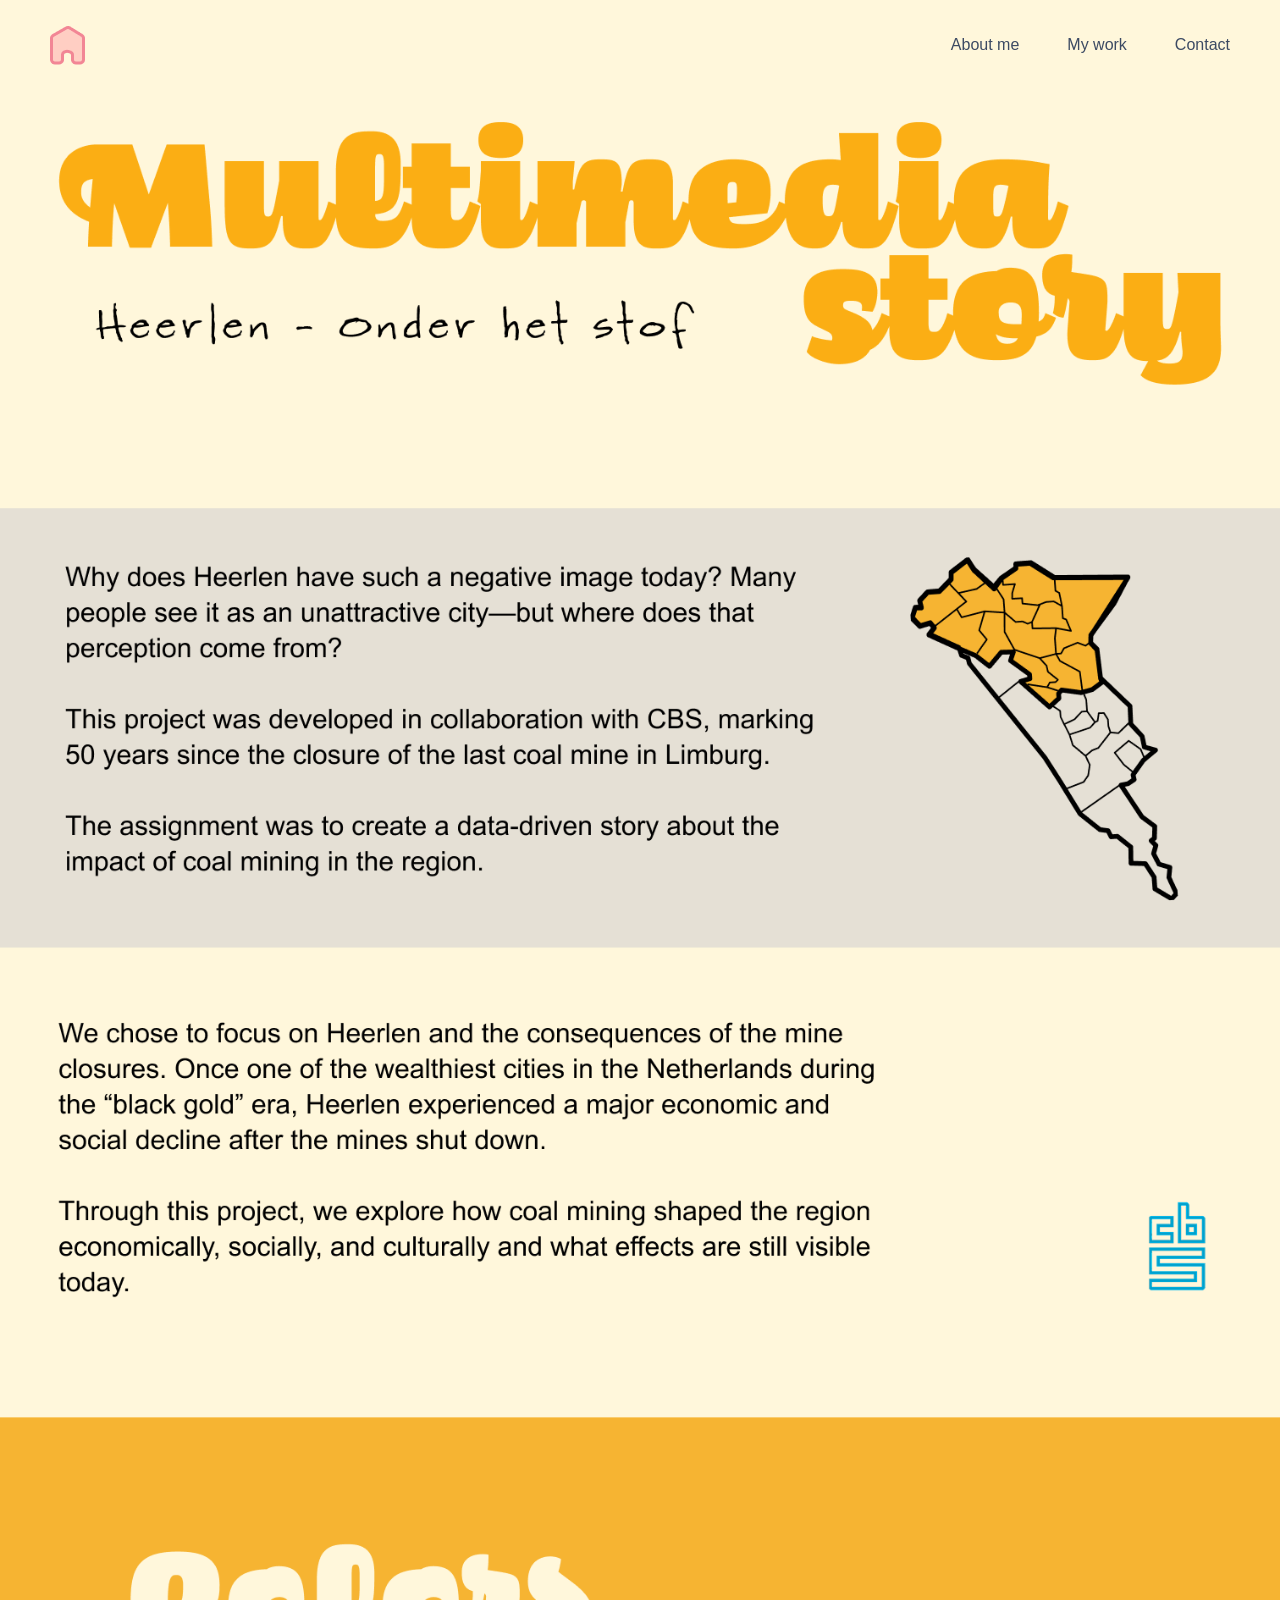
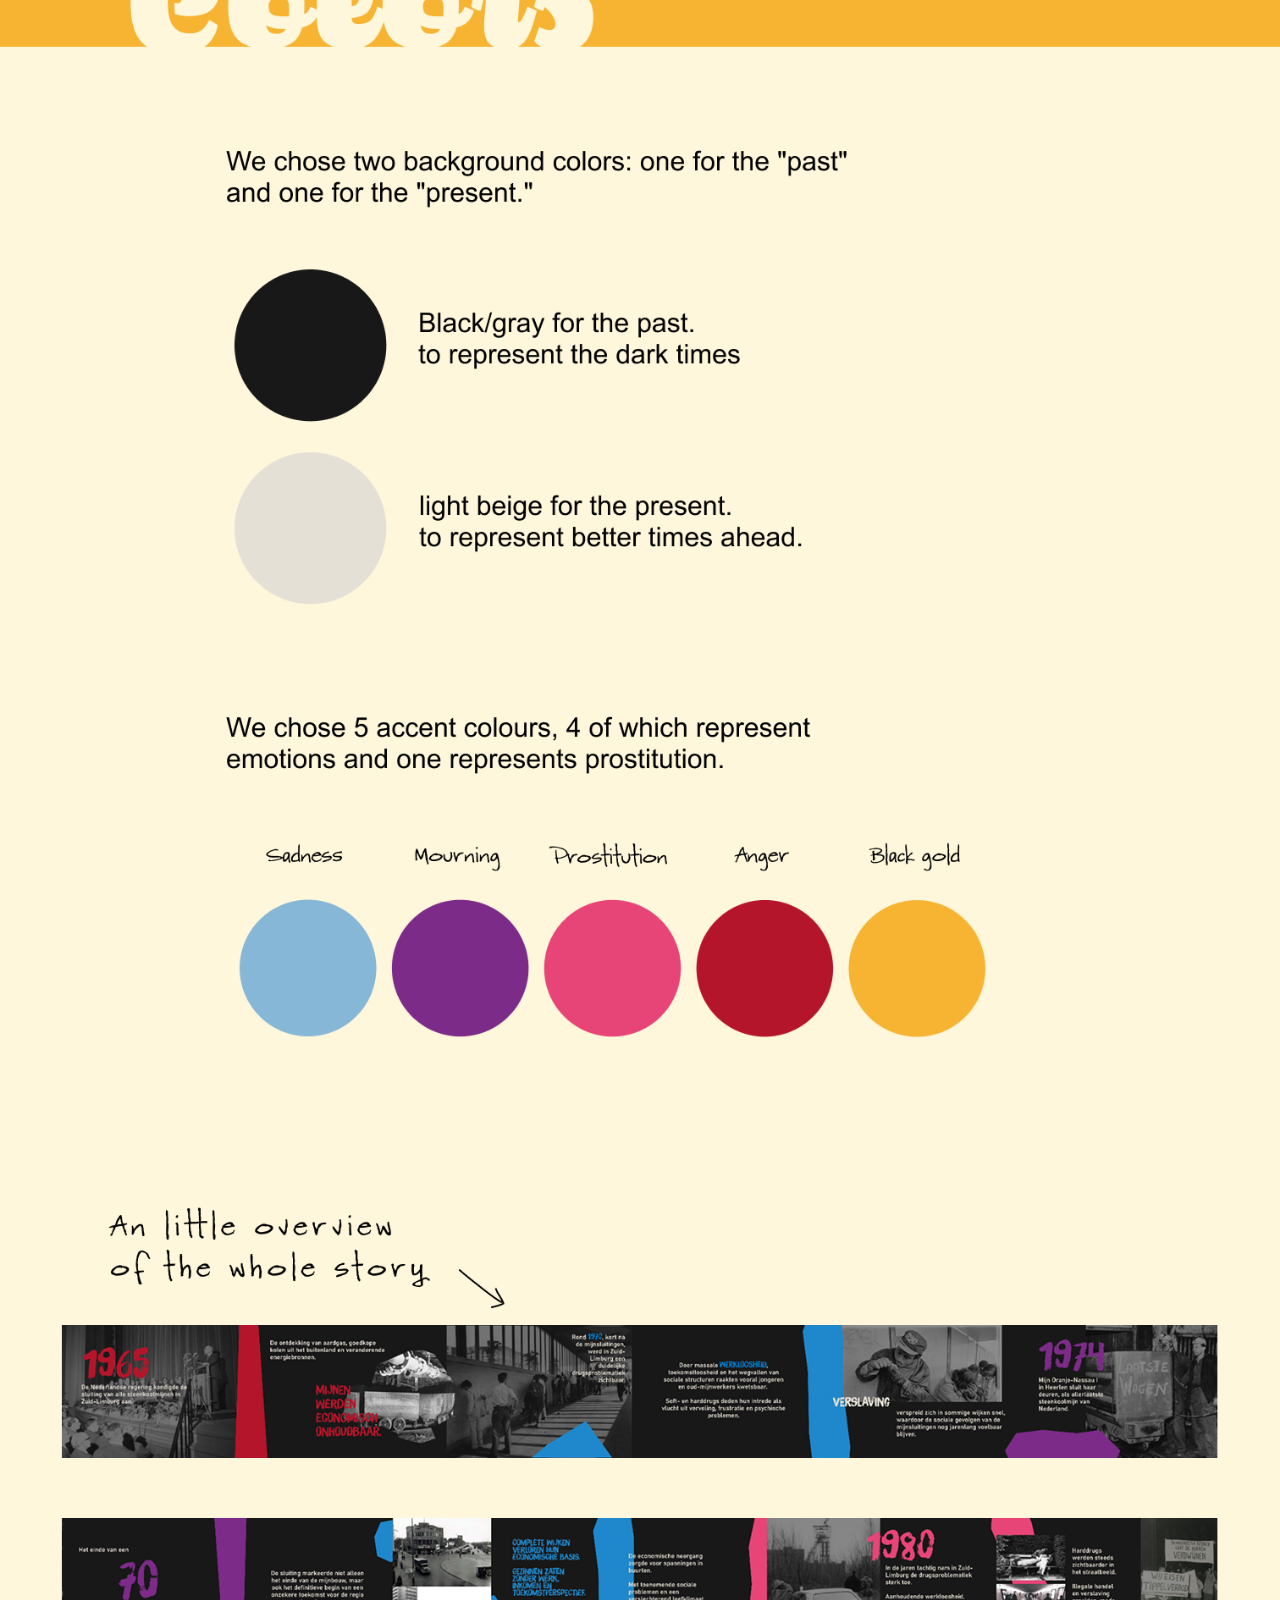
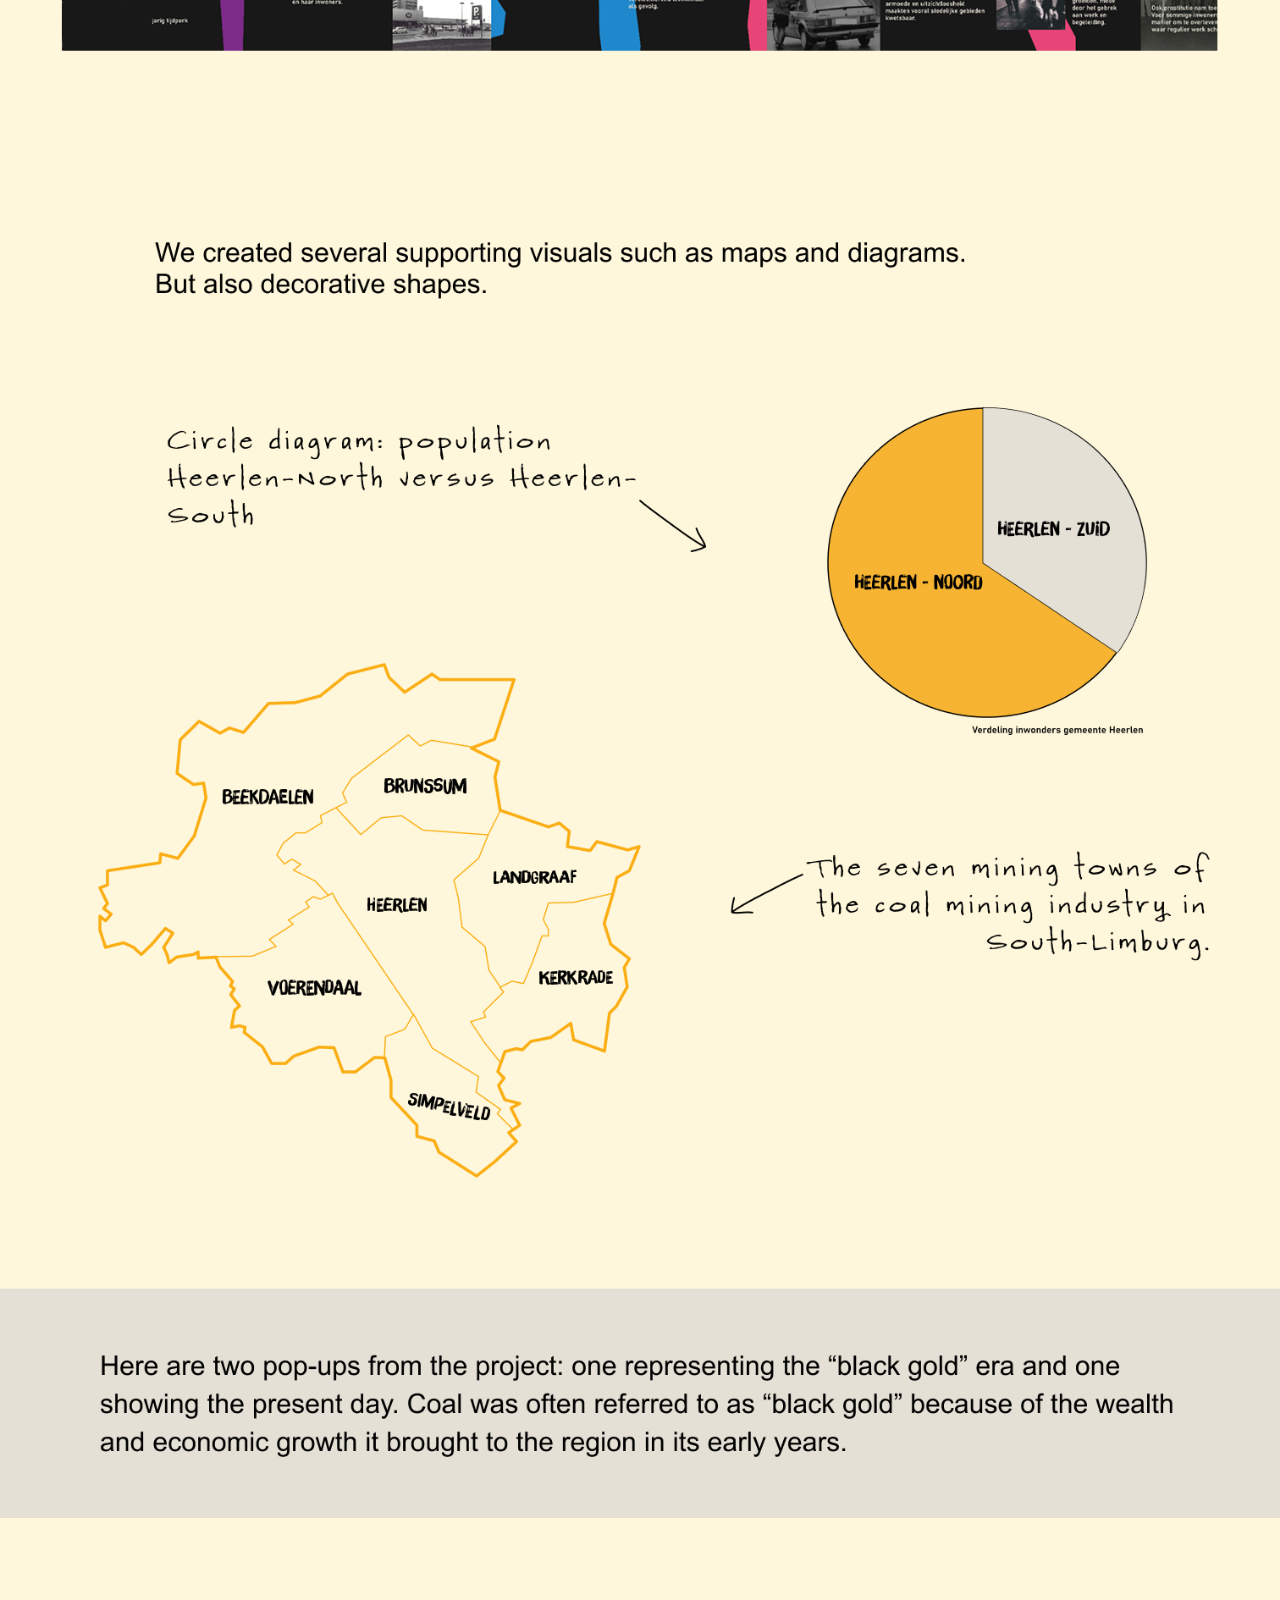
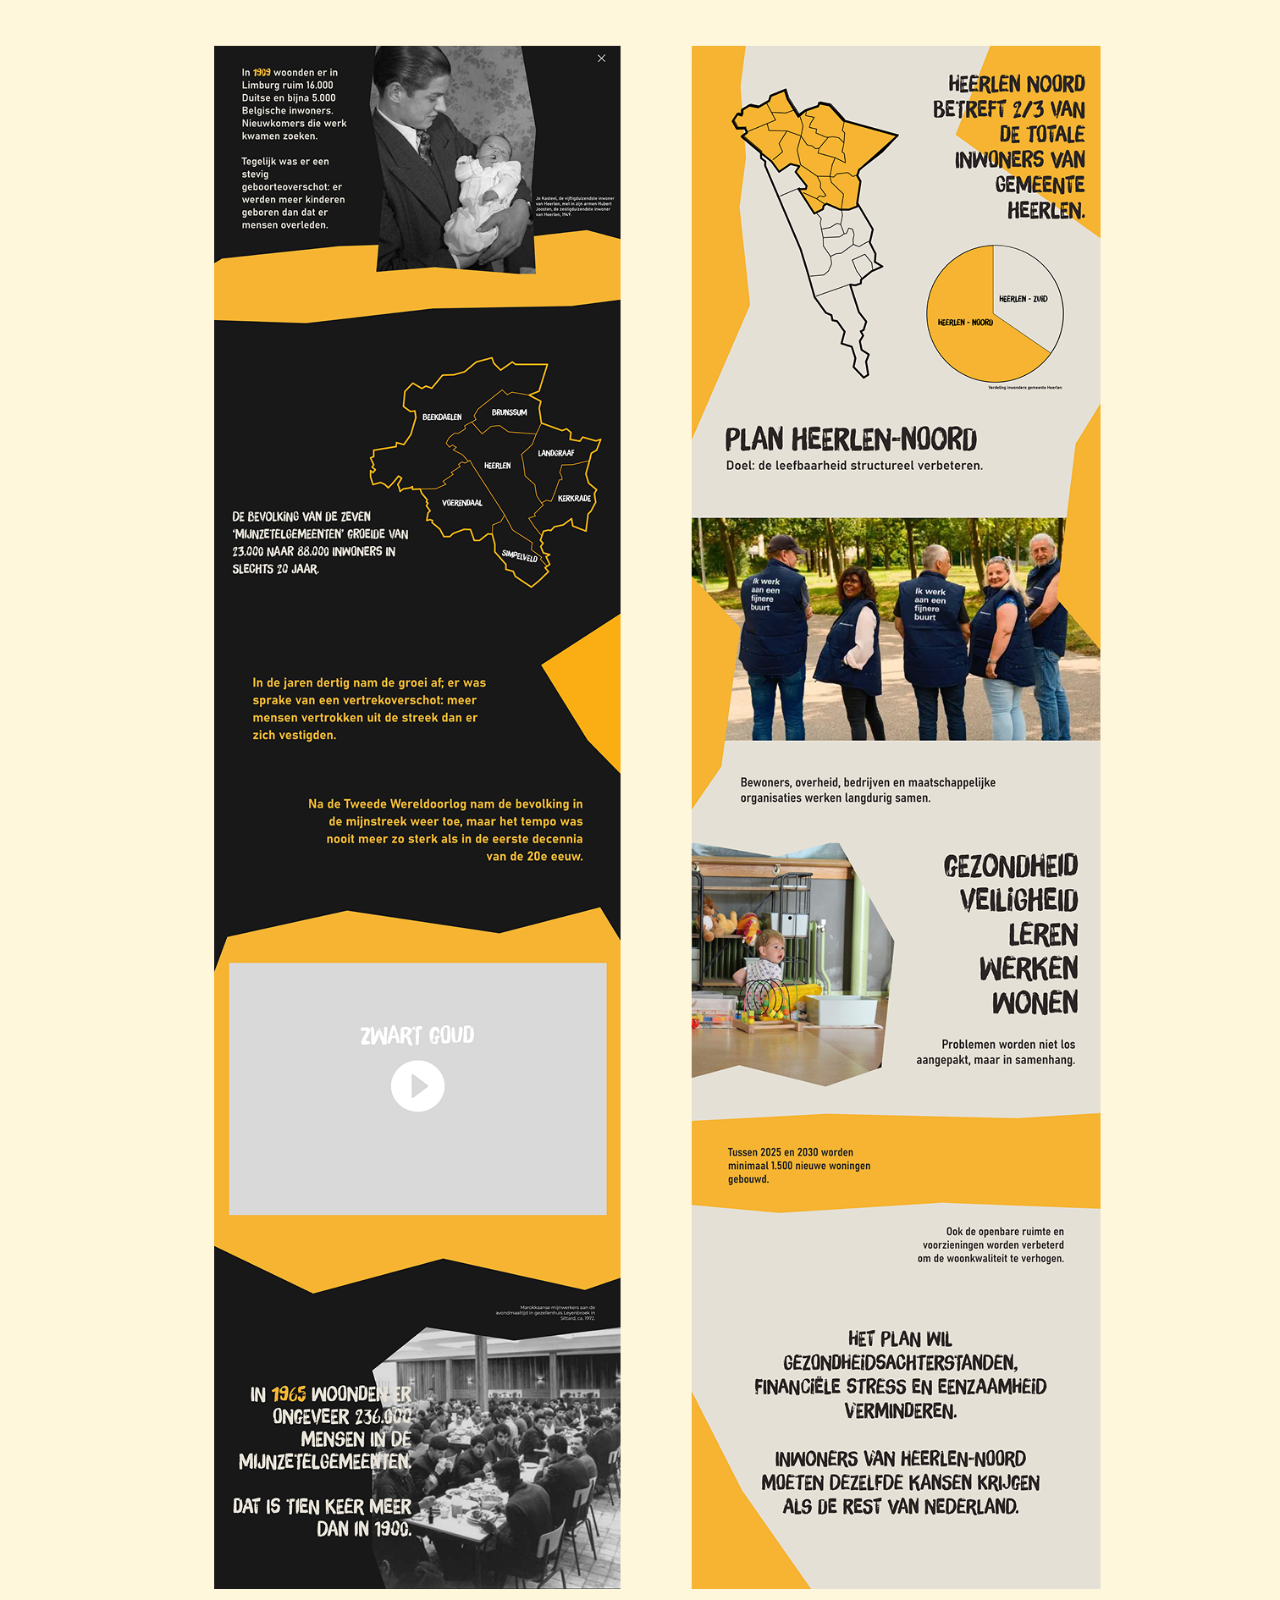
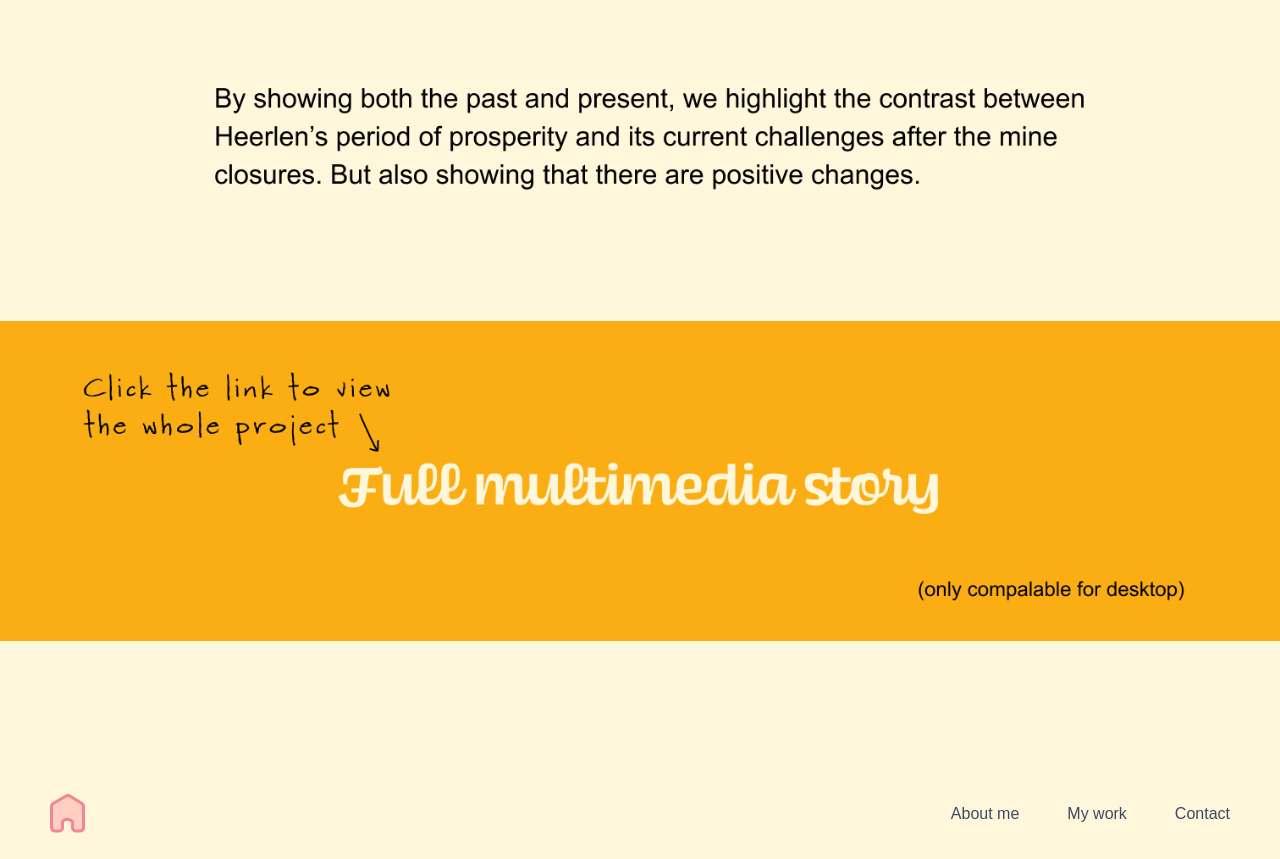
<file: MMS.html>
<!DOCTYPE html>
<html lang="en">
<head>
    <meta charset="UTF-8">
    <meta name="viewport" content="width=device-width, initial-scale=1.0">
    <title>MMS</title>
    <link rel="stylesheet" href="css/style.css">
</head>
<body>
    
     <header>
        <div class="links">
            <a href="index.html"> <img src="assets/homebutton.png" alt="home button"></a>
        </div>

        <div class="rechts">
            <a href="index.html#intro">About me</a>
            <a href="index.html#portfolio">My work</a>
            <a href="index.html#contact">Contact</a>
        </div>

    </header>

    <div class="MMSpage"><img src="assets/MMS.png" alt=""></div>

    <div class="mms-link">
        <a href="https://mia-mms-2526.github.io/team10/"> <img src="assets/mms-link.png" alt="link"></a>
    </div>

    <header>
        <div class="links">
            <a href="index.html"> <img src="assets/homebutton.png" alt="home button"></a>
        </div>

        <div class="rechts">
            <a href="index.html#intro">About me</a>
            <a href="index.html#portfolio">My work</a>
            <a href="index.html#contact">Contact</a>
        </div>

    </header>


</body>
</html>
</file>
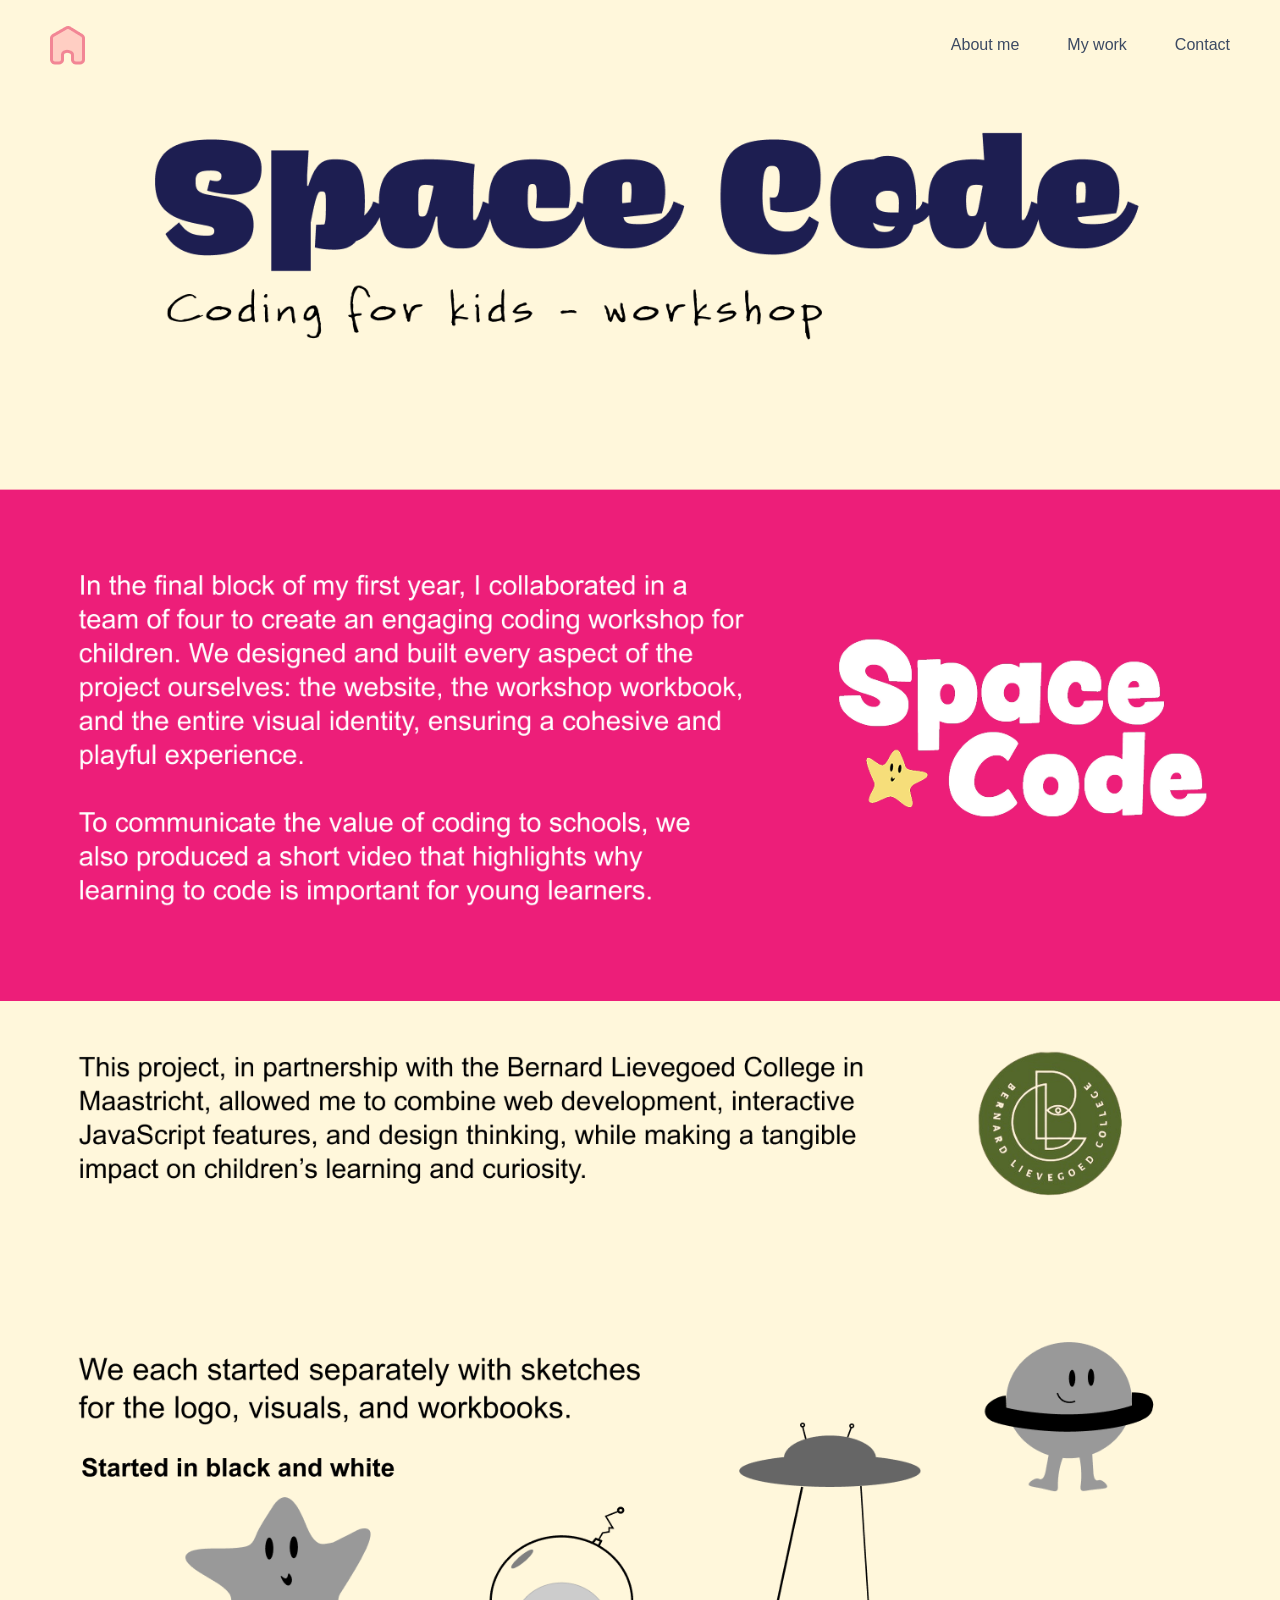
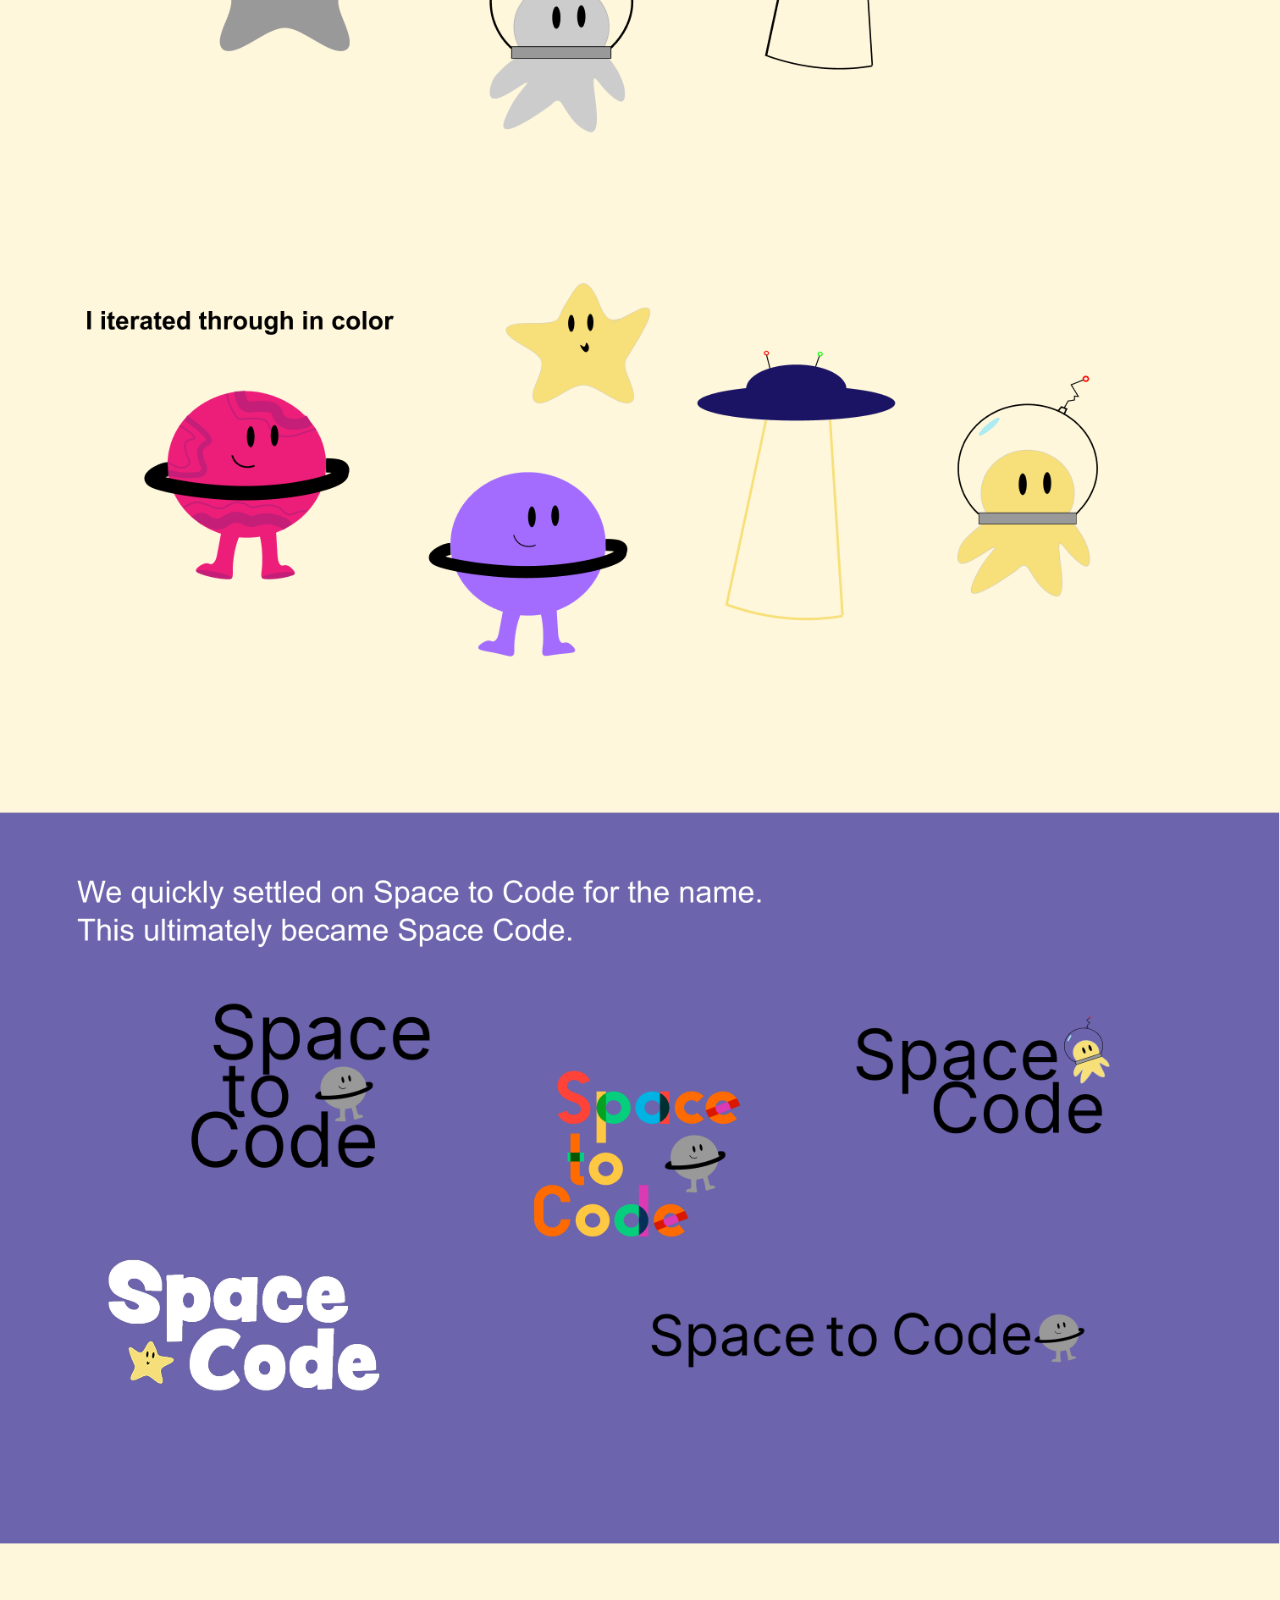
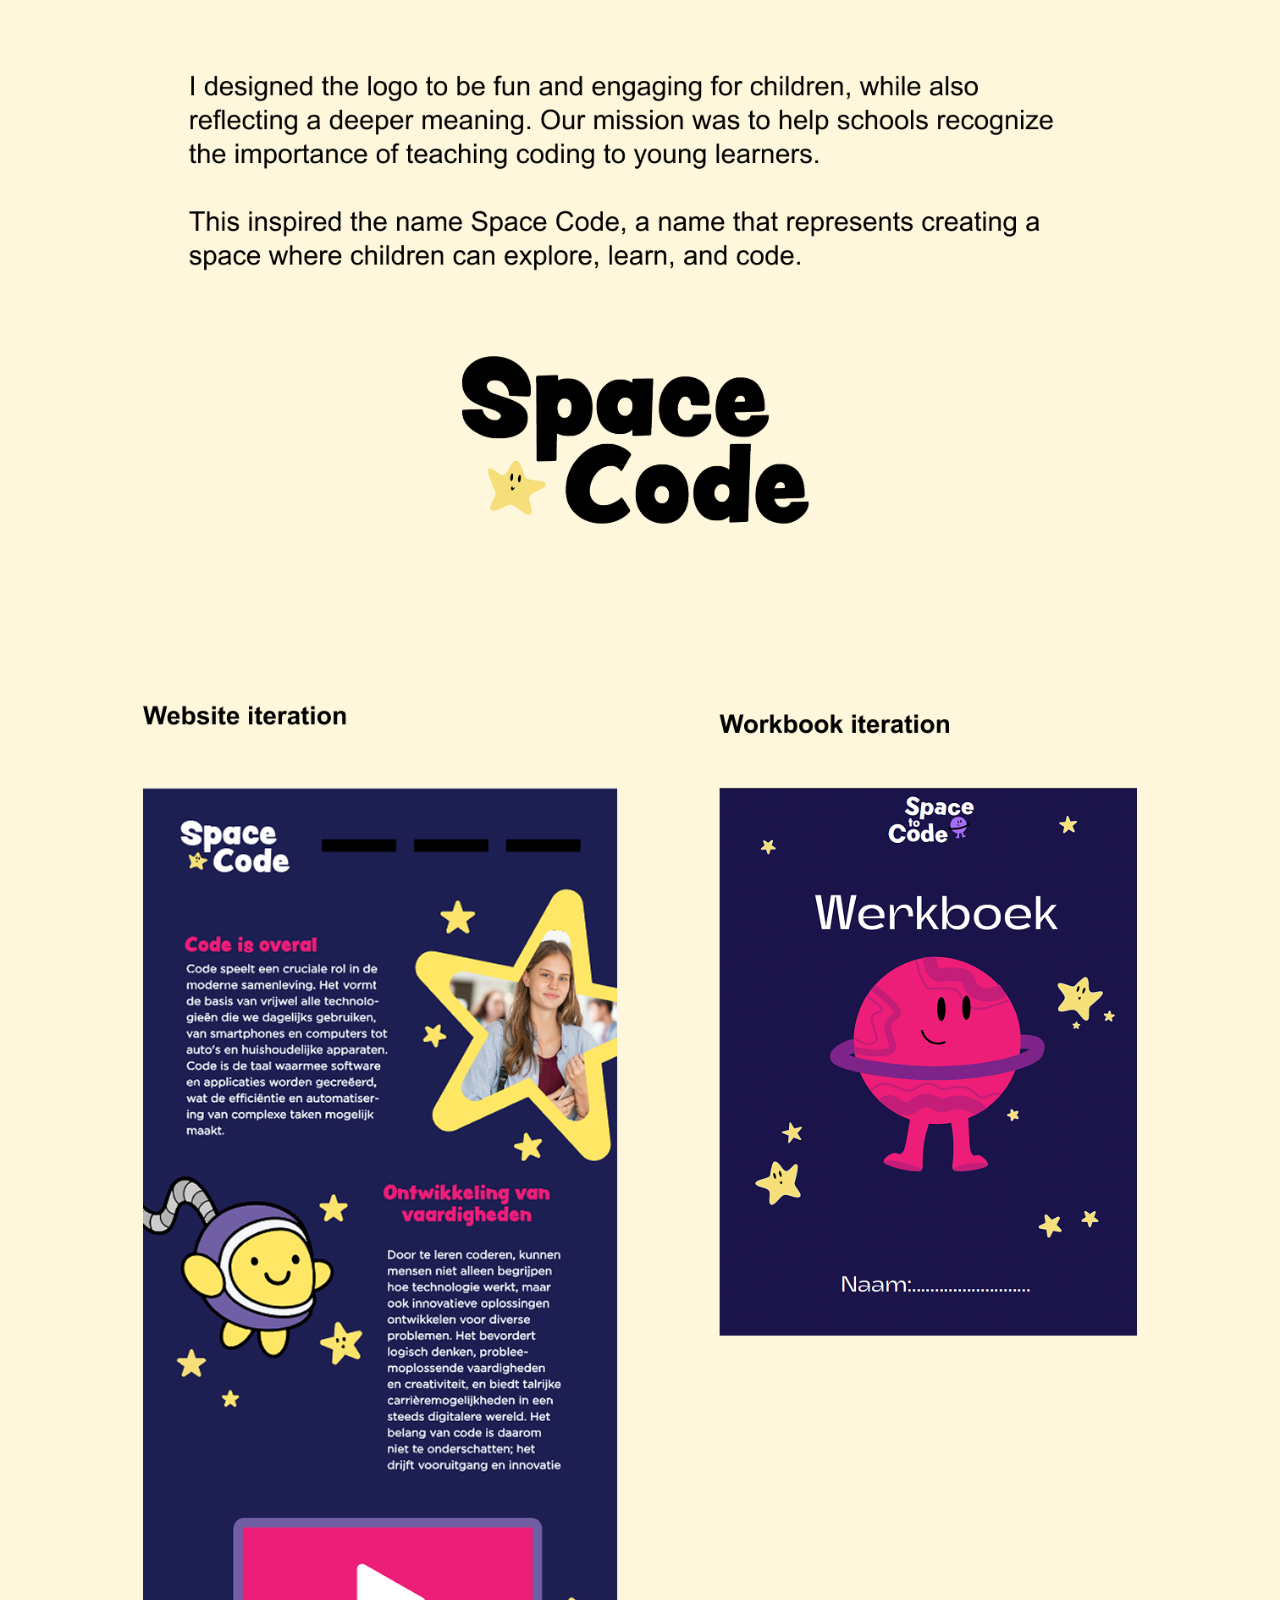
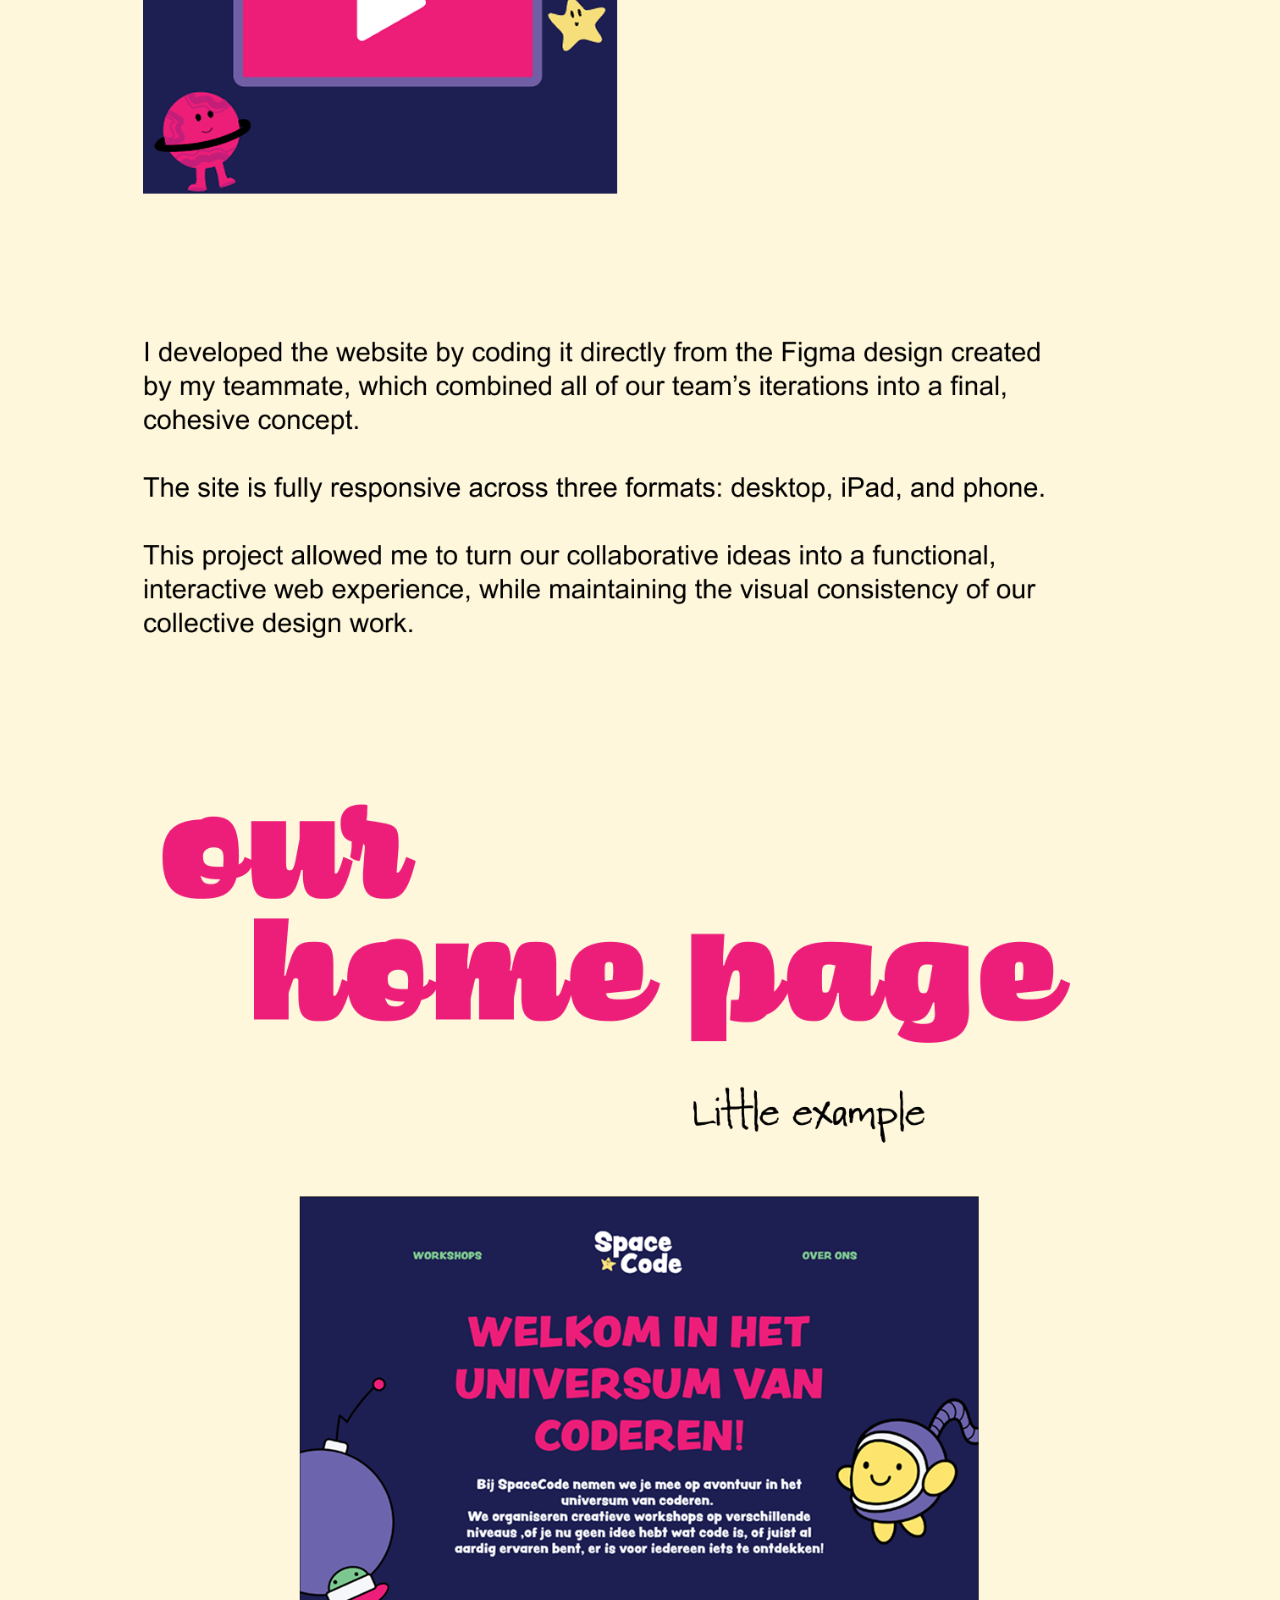
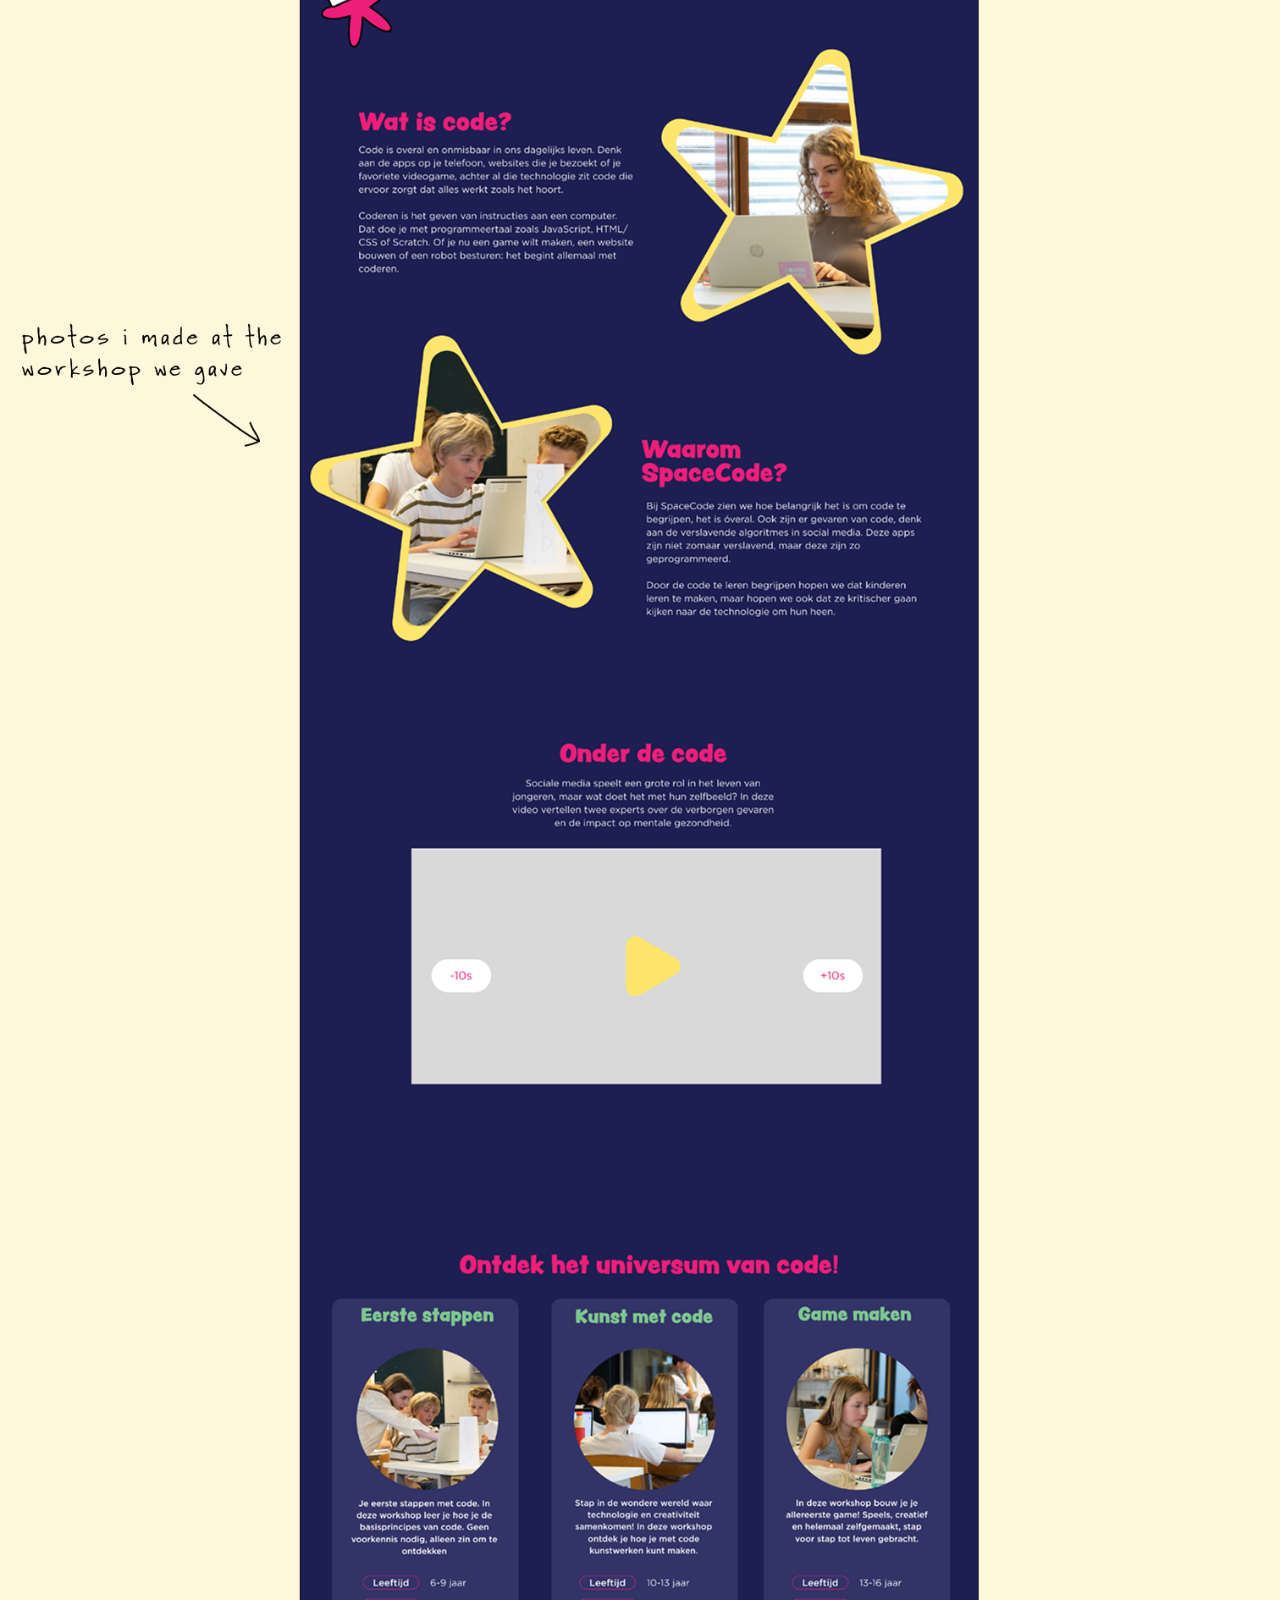
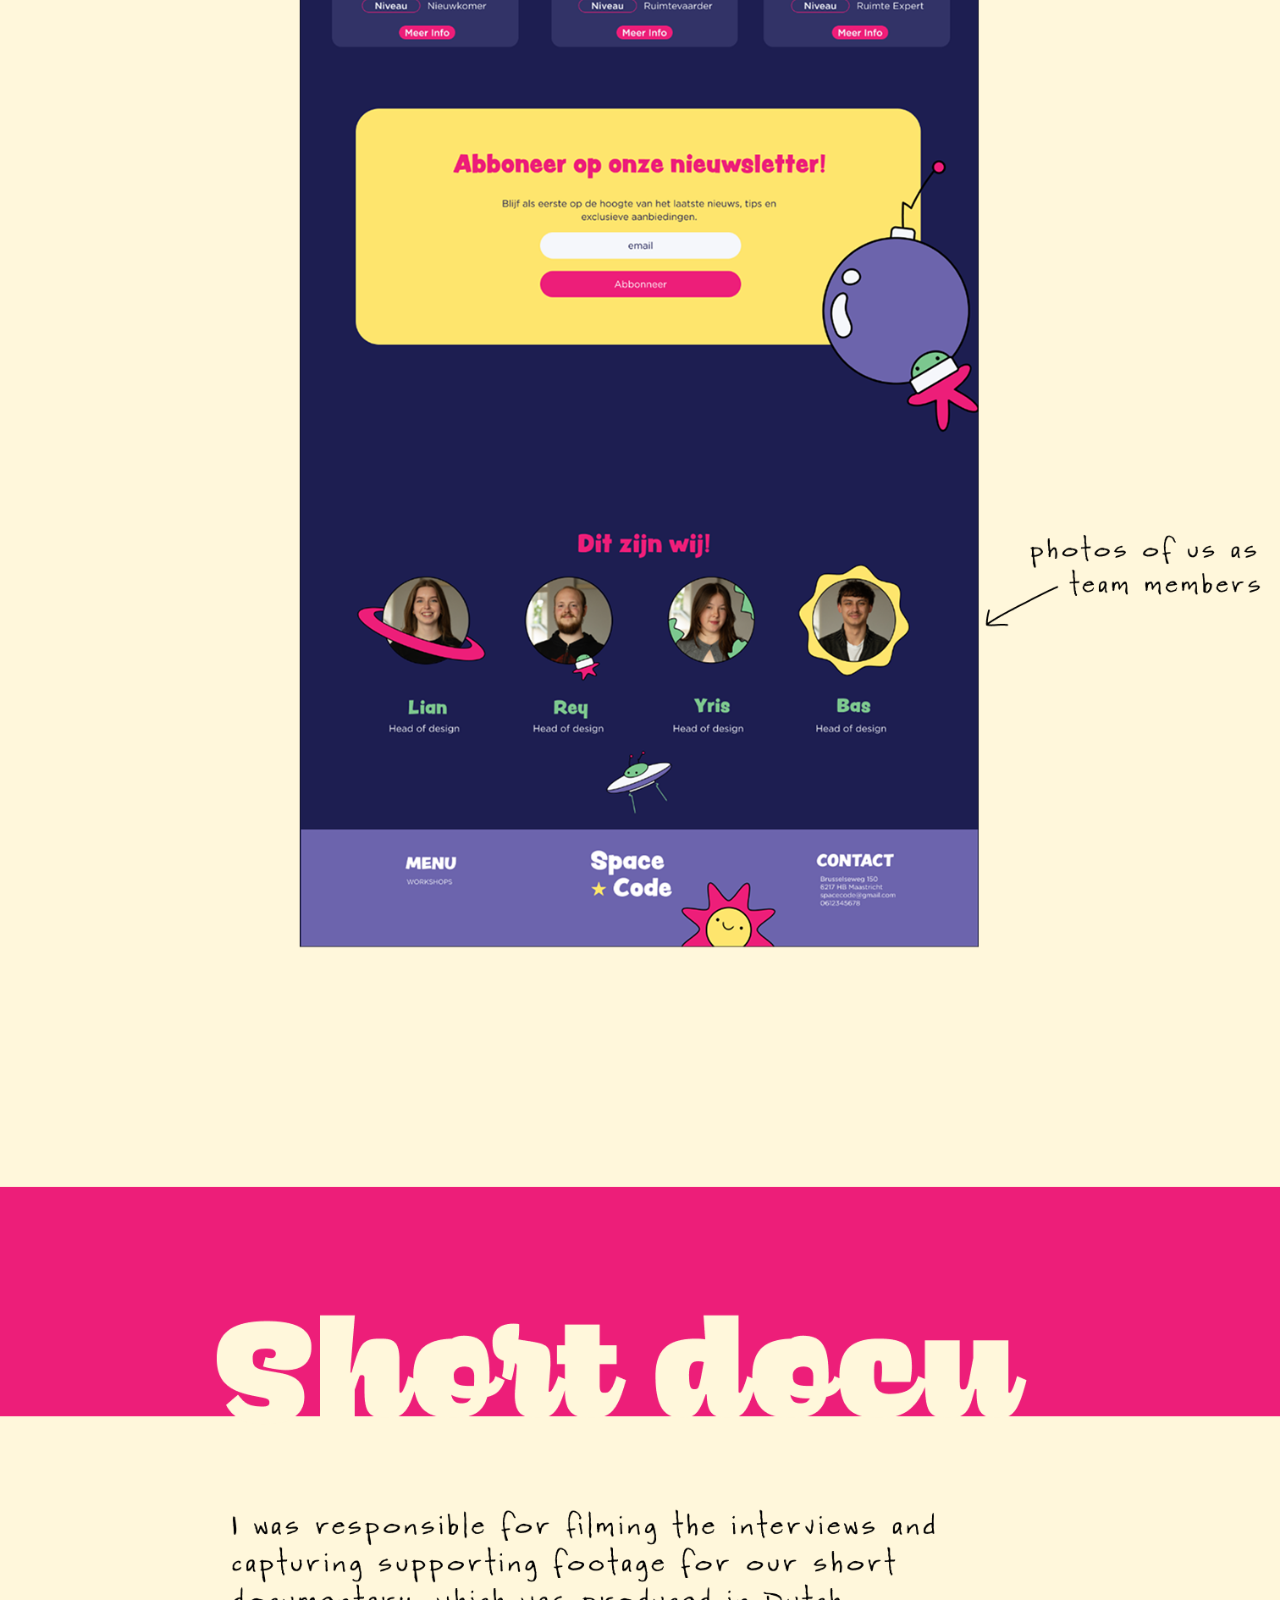
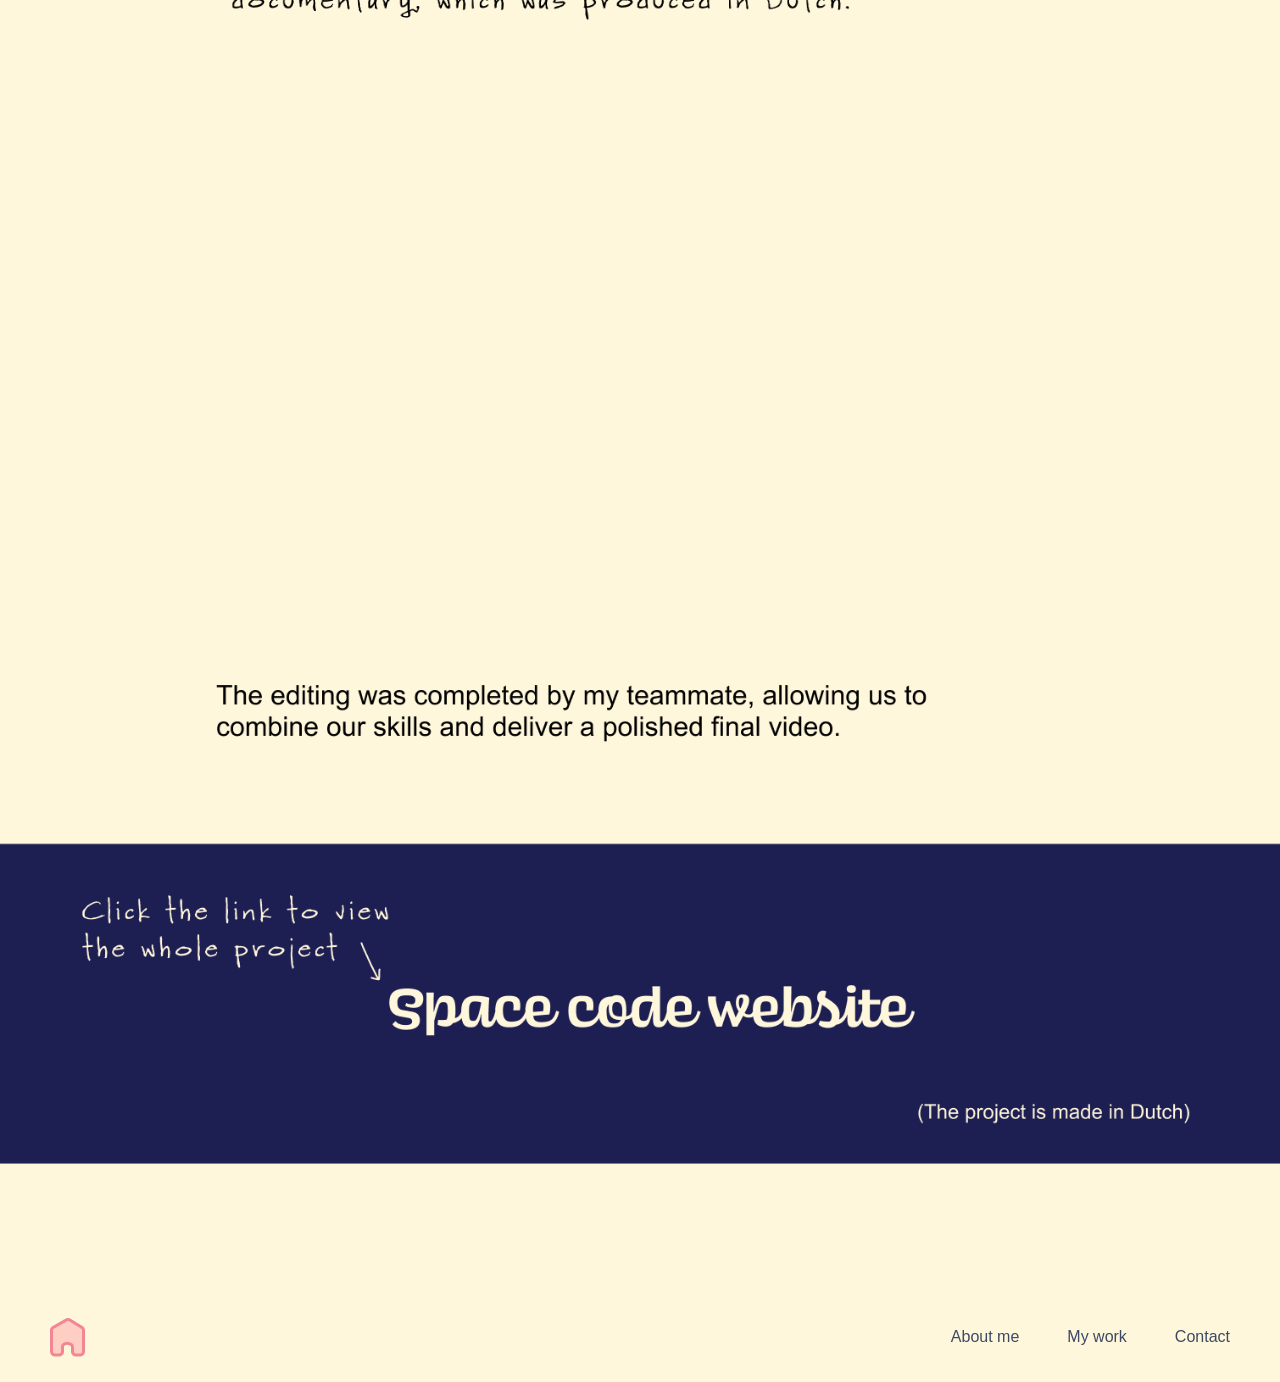
<file: spacecode.html>
<!DOCTYPE html>
<html lang="en">
<head>
    <meta charset="UTF-8">
    <meta name="viewport" content="width=device-width, initial-scale=1.0">
    <title>spacecode</title>
    <link rel="stylesheet" href="css/style.css">
</head>
<body>
      <header>
        <div class="links">
            <a href="index.html"> <img src="assets/homebutton.png" alt="home button"></a>
        </div>

        <div class="rechts">
            <a href="index.html#intro">About me</a>
            <a href="index.html#portfolio">My work</a>
            <a href="index.html#contact">Contact</a>
        </div>

    </header>

    <div class="SPpage"><img src="assets/Spacecodepage.png" alt=""></div>
    
    <section class="spacecode-video-section">

        <div class="video-container">
            <iframe
                class="youtube-frame"
                src="https://www.youtube.com/embed/WZYjPd5uu0A?si=zzcM3saEwXMWwQ21"
                title="YouTube video player"
                frameborder="0"
                allow="accelerometer; autoplay; clipboard-write; encrypted-media; gyroscope; picture-in-picture; web-share"
                referrerpolicy="strict-origin-when-cross-origin"
                allowfullscreen
            ></iframe>
        </div>

    </section>

    <a href=" https://mia-dp-2425.github.io/team09/">
        <div class="SClink"><img src="assets/spacecode-link.png" alt="link to project"></div>
    </a>

    <header>
        <div class="links">
            <a href="index.html"> <img src="assets/homebutton.png" alt="home button"></a>
        </div>

        <div class="rechts">
            <a href="index.html#intro">About me</a>
            <a href="index.html#portfolio">My work</a>
            <a href="index.html#contact">Contact</a>
        </div>

    </header>
    
    <script src="js/script.js"></script>

</body>
</html>
</file>
<file: css/style.css>
* {
    margin: 0;
    padding: 0;
    box-sizing: border-box;
}

html {
    scroll-behavior: smooth;
    background-color: #FFF7DB;
}

body {
    line-height: 1;
}

img {
    display: block;
    max-width: 100%;
    height: auto;
}

header {
    display: flex;
    justify-content: space-between;
    align-items: center;
    padding: 2% 50px;
    border-bottom: none;
    background-color: #FFF7DB;
    position: relative;
    flex-wrap: wrap;
    width: 100vw;
    max-width: 100vw;
    overflow-x: hidden;
}

header a {
    font-family: "Inter", sans-serif;
    text-decoration: none;
    color: #3c4a63;
    font-size: 16px;
}

header .links,
header .rechts {
    display: flex;
    gap: 48px;
    align-items: center;
}

.intro {
    display: flex;
    justify-content: space-between;
    align-items: center;
    height: auto;
    margin-left: 5vw;
    margin-top: -2vh;
}

.intro img {
    max-width: 100%;
}

.spacecode-video-section {
    width: 100%;
    display: flex;
    justify-content: center;
    margin: 24px 0 48px;
}

.video-container {
    position: relative;
    width: min(950px, 92vw);
    display: flex;
    flex-direction: column;
    align-items: center;
}

.youtube-frame,
video {
    display: block;
    width: 100%;
    max-width: 950px;
    aspect-ratio: 16 / 9;
    border-radius: 16px;
    overflow: hidden;
    margin-top: 2vw;
    margin-bottom: 2vw;
}

.video-controls {
    display: flex;
    align-items: center;
    gap: 12px;
    margin-top: 12px;
    width: 100%;
}

.video-controls button {
    background-color: #3c4a63;
    color: white;
    border: none;
    padding: 10px 14px;
    border-radius: 8px;
    cursor: pointer;
    font-size: 14px;
}

.video-controls button:hover {
    background-color: #2a3448;
}

#progress {
    flex: 1;
    cursor: pointer;
}

.portfolio {
    text-align: center;
    margin: 0 auto;
}

.portfolio h2 {
    color: white;
    font-size: 60px;
    font-weight: 700;
    font-family: "gambado-sans-forte", sans-serif;
}

.Artworks {
    margin-top: -12vw;
    margin-left: 15vw;
}

.Moventis {
    margin-top: -5vw;
}

.Spacecode {
    margin-top: -5vw;
    margin-left: 10vw;
}

.huisje1 {
    display: none;
}

.mms-link {
    margin-top: 10vw;
    margin-bottom: 10vw;
}

.SClink {
    margin-bottom: 10vw;
}

.moventis{
    margin-bottom: 20px;
}

footer {
    display: flex;
    justify-content: space-between;
    align-items: center;
}

footer .info img {
    max-width: 100%;
    height: auto;
}

@media (max-width: 768px) {
    header {
        display: none;
    }

    .huisje1 {
        display: block;
        margin-top: -8vw;
        margin-left: 4vw;
        width: 5vw;
        height: 5vw;
    }

    .intro,
    .portfolio,
    footer {
        flex-direction: column;
    }

    .spacecode-video-section {
        width: calc(100vw - 32px);
        margin: 24px auto 48px;
    }

    .video-controls {
        gap: 8px;
    }

    .video-controls button {
        padding: 7px 10px;
        font-size: 12px;
    }

    .portfolio h2 {
        font-size: 36px;
        margin-top: 55px;
    }

}
</file>
